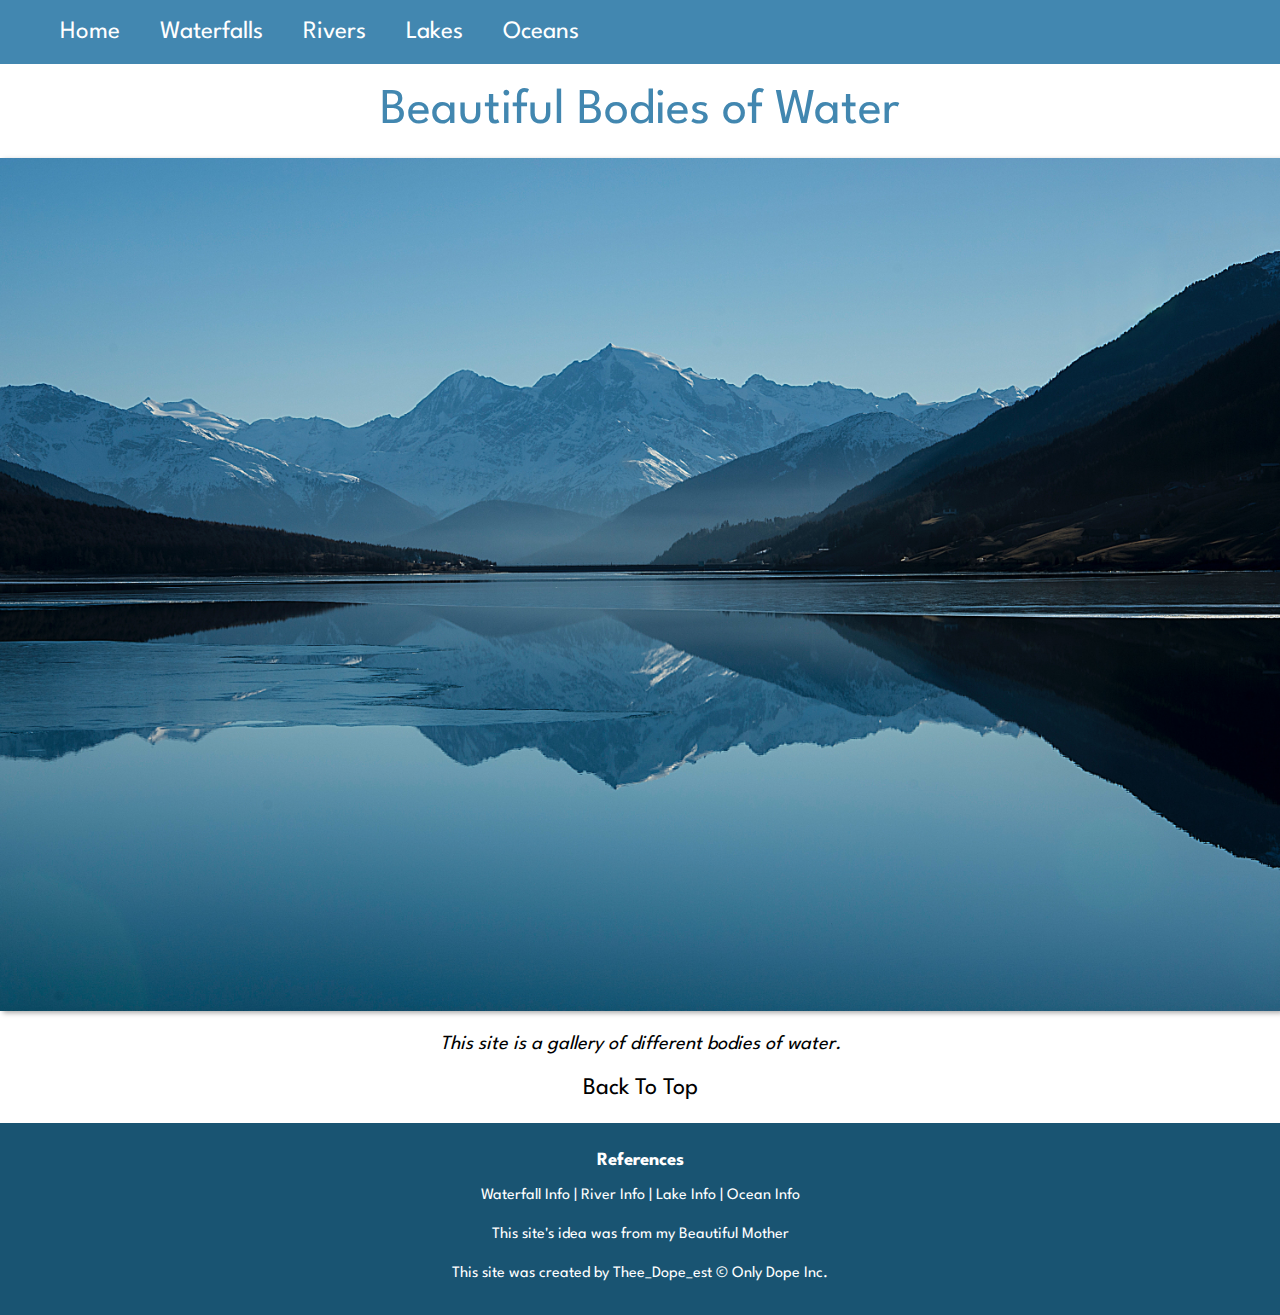
<file: index.html>
<!DOCTYPE html>
<html lang="en">
<head>
    <meta charset="UTF-8">
    <meta http-equiv="X-UA-Compatible" content="IE=edge">
    <meta name="viewport" content="width=device-width, initial-scale=1.0">
    <link rel="preconnect" href="https://fonts.gstatic.com">
    <link href="https://fonts.googleapis.com/css2?family=Dancing+Script&family=Spartan:wght@200&display=swap" rel="stylesheet">
    <title>Beautiful Bodies of Water</title>
    <link rel="stylesheet" href="water.css">
    <link rel="icon" href="images/BBoWater.png">
</head>
<body>
    <!-- Header Elements -->
    <header class="index">
        <nav>
            <ul>
                <li class="link"><a href="index.html">Home</a></li>
                <li class="link"><a href="waterfalls.html">Waterfalls</a></li>
                <li class="link"><a href="rivers.html">Rivers</a> </li>
                <li class="link"><a href="lakes.html">Lakes</a></li>
                <li class="link"><a href="oceans.html">Oceans</a></li>
            </ul>
        </nav>
    </header>
    <!-- Main Elements -->
    <main class="index">
        <section>
            <p class="quote">Beautiful Bodies of Water</p>
        </section>
        <img class="main" src="images/pexels-bri-schneiter-346529.jpg" alt="A Picture of Water">
        <p class="desc">This site is a gallery of different bodies of water.</p>
        <p class="btt"><a class="btt" href="#">Back To Top</a></p>
    </main>
    <footer class="index">
        <h3>References</h3>
        <a class="fl" target="_blank" href="https://www.nationalgeographic.org/encyclopedia/waterfall/">Waterfall Info</a> |
        <a class="fl" target="_blank" href="https://www.nationalgeographic.org/encyclopedia/river/">River Info</a> |
        <a class="fl" target="_blank" href="https://www.nationalgeographic.org/encyclopedia/lake/">Lake Info</a> |
        <a class="fl" target="_blank" href="https://www.nationalgeographic.org/encyclopedia/ocean/">Ocean Info</a>
        <p class="footer">This site's idea was from my Beautiful Mother</p>
        <p class="footer">This site was created by Thee_Dope_est &copy; Only Dope Inc.</p>
    </footer>
</body>
</html>
</file>
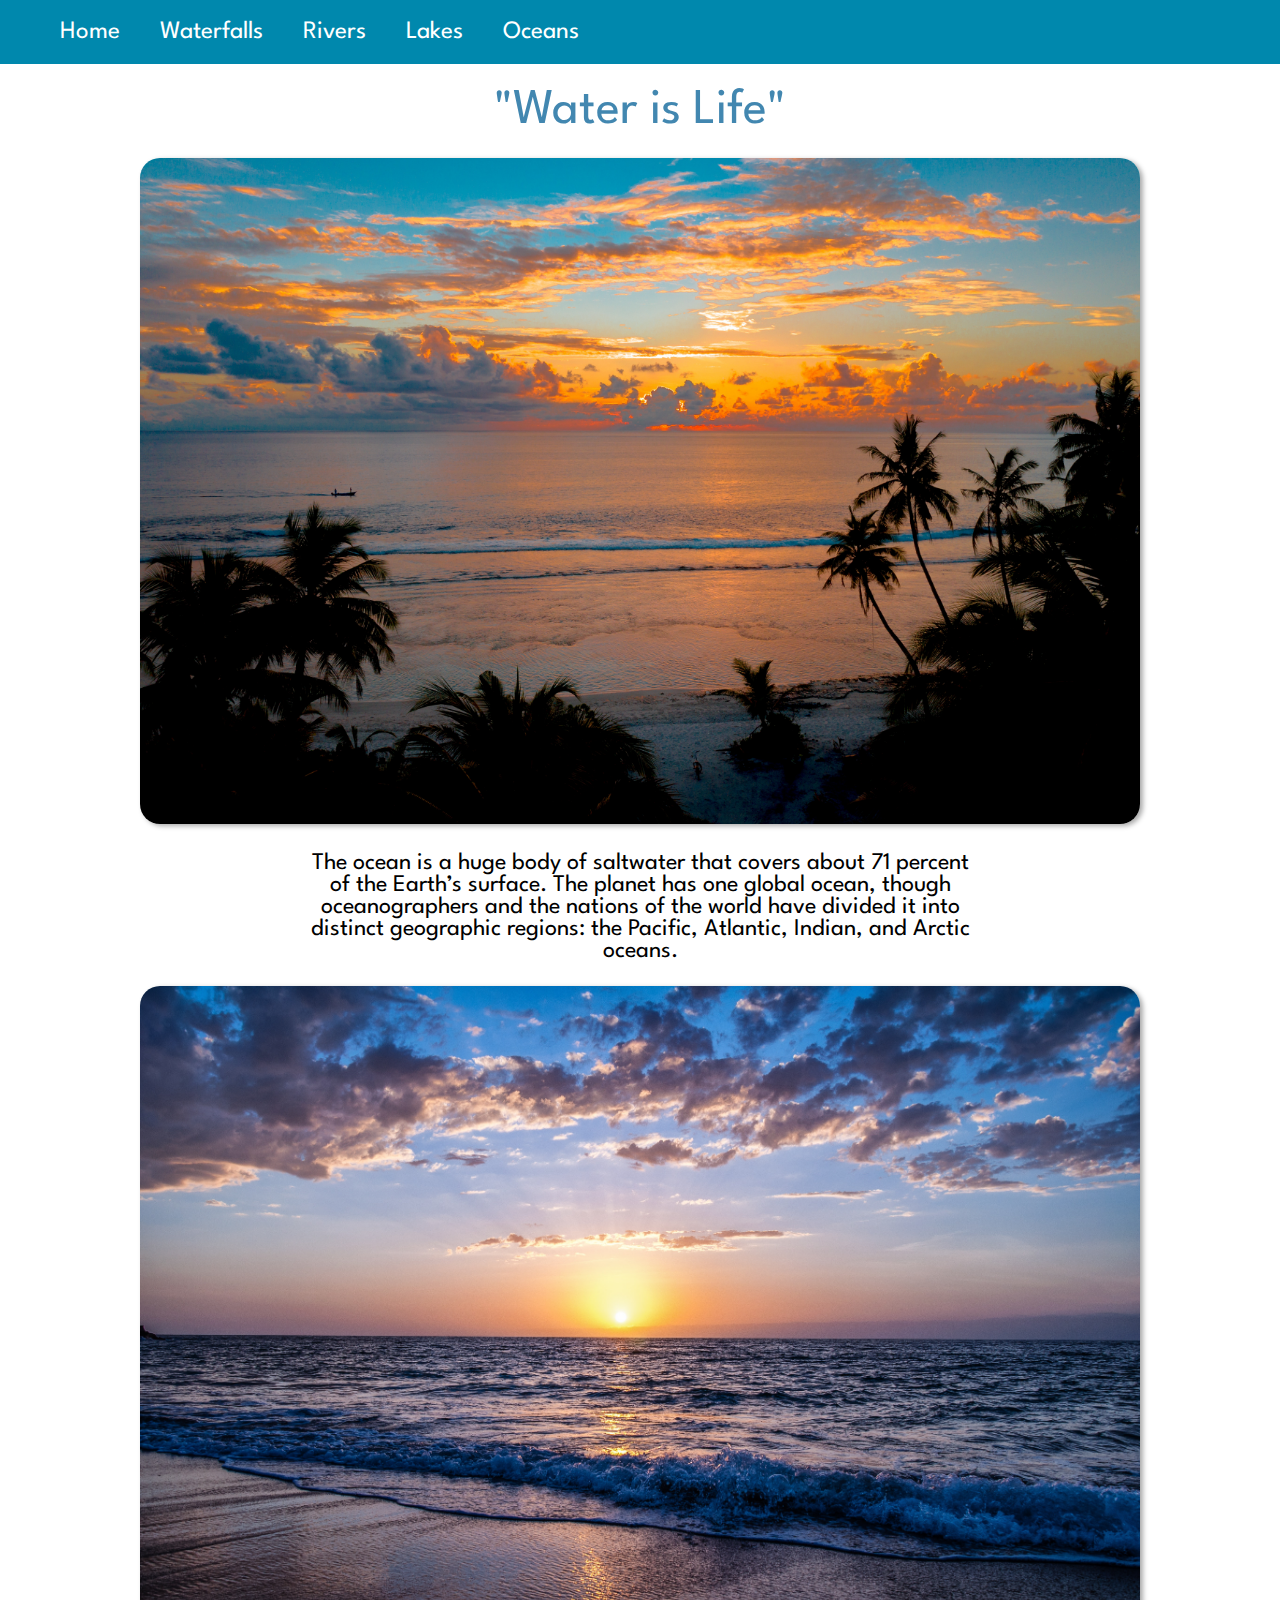
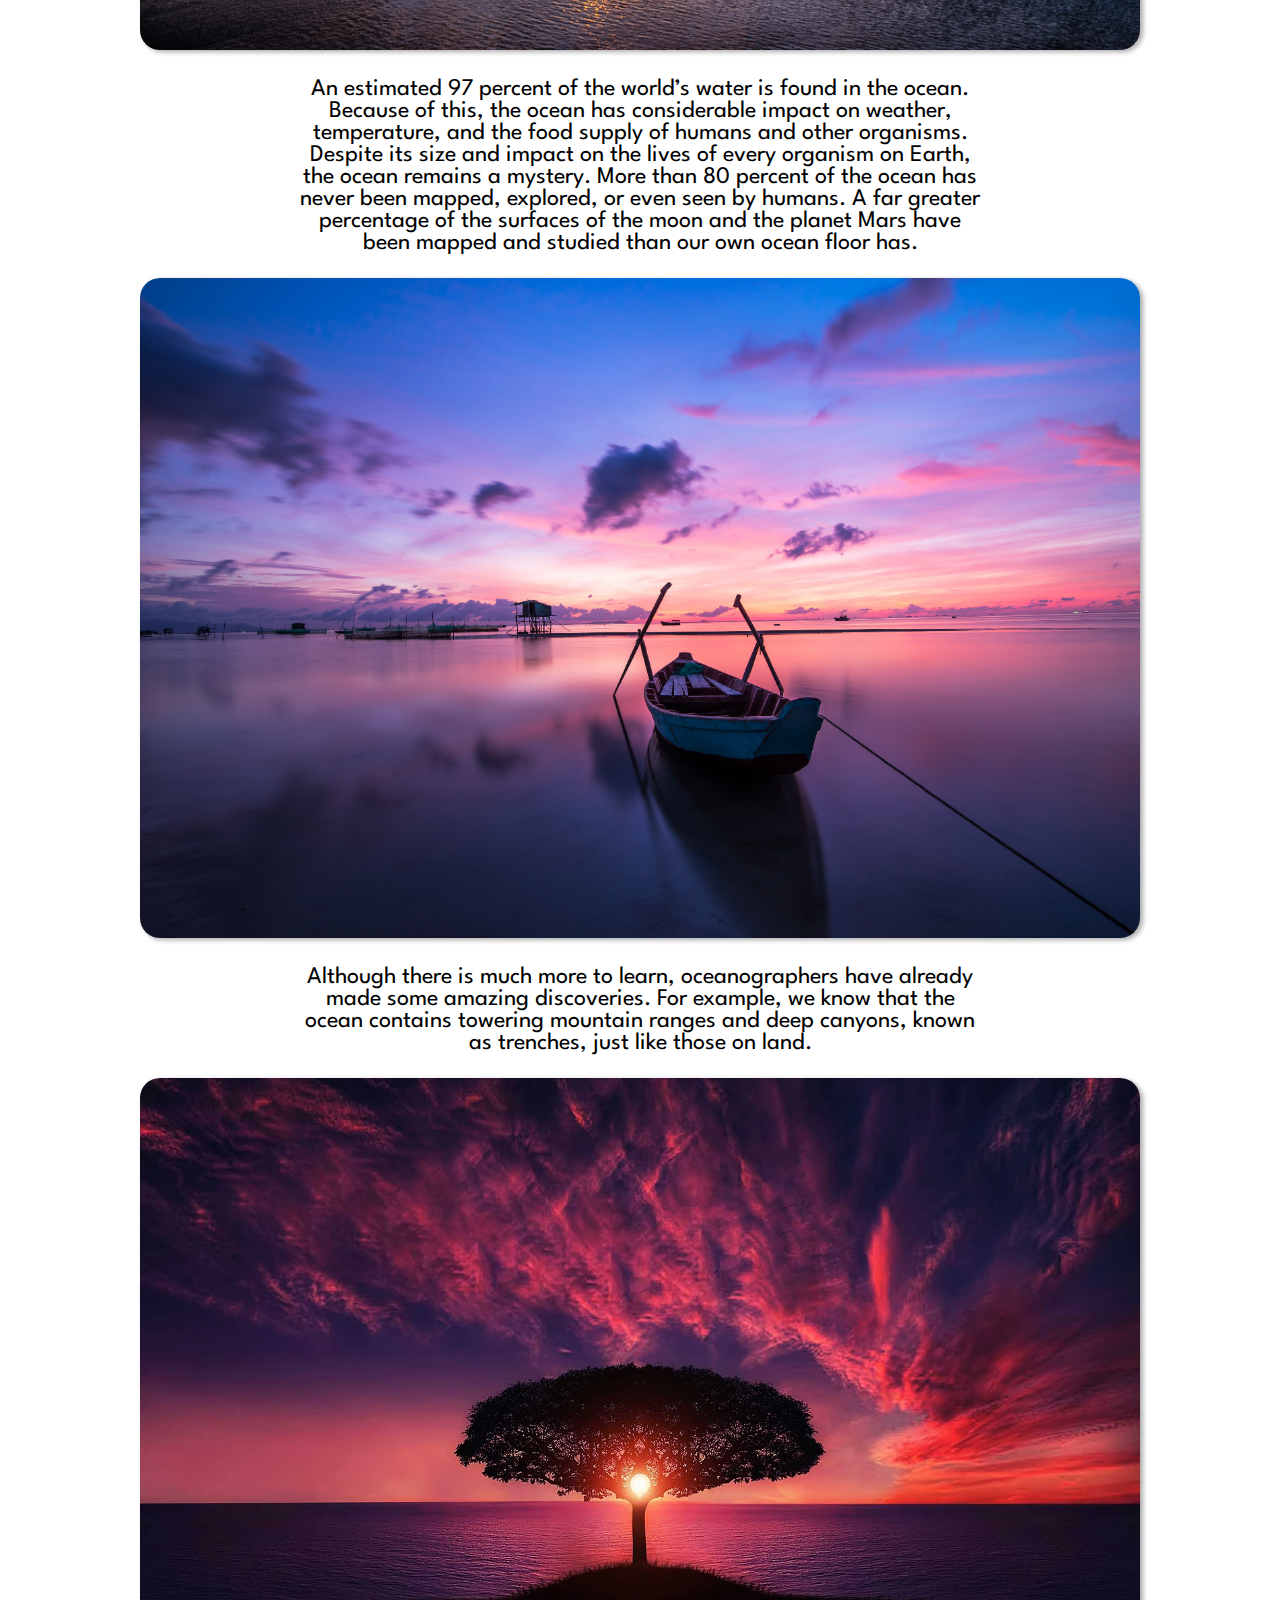
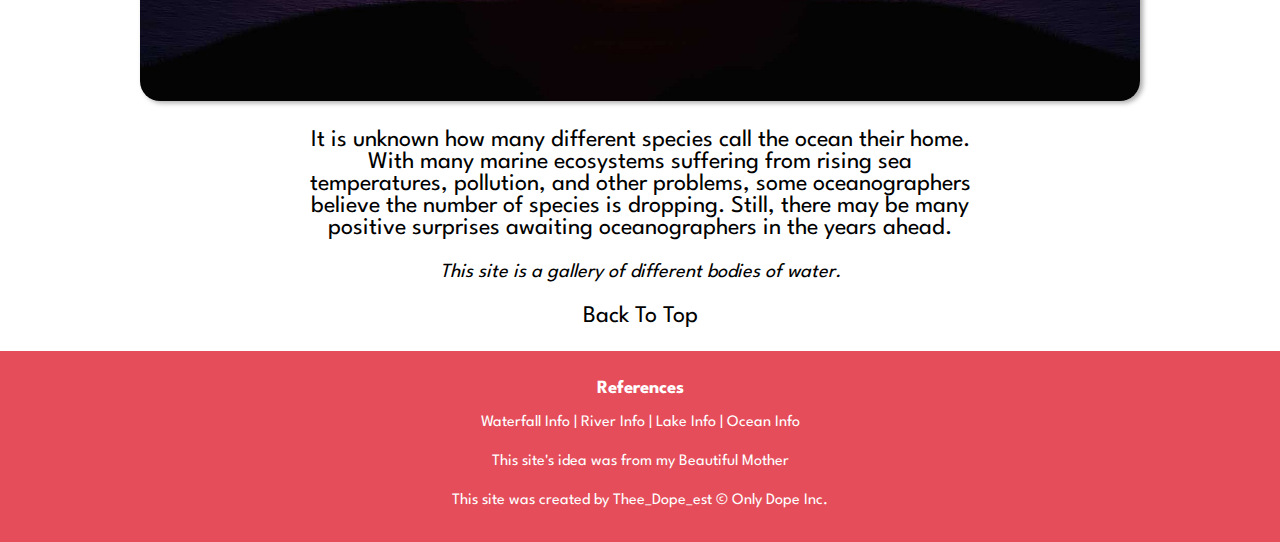
<file: oceans.html>
<!DOCTYPE html>
<html lang="en">
<head>
    <meta charset="UTF-8">
    <meta http-equiv="X-UA-Compatible" content="IE=edge">
    <meta name="viewport" content="width=device-width, initial-scale=1.0">
    <link rel="preconnect" href="https://fonts.gstatic.com">
    <link href="https://fonts.googleapis.com/css2?family=Dancing+Script&family=Spartan:wght@200&display=swap" rel="stylesheet">
    <title>Beautiful Bodies of Water</title>
    <link rel="stylesheet" href="water.css">
    <link rel="icon" href="images/BBoWater.png">
</head>
<body>
    <!-- Header Elements -->
    <header class="oceans">
        <nav>
            <ul>
                <li class="link"><a href="index.html">Home</a></li>
                <li class="link"><a href="waterfalls.html">Waterfalls</a></li>
                <li class="link"><a href="rivers.html">Rivers</a> </li>
                <li class="link"><a href="lakes.html">Lakes</a></li>
                <li class="link"><a href="oceans.html">Oceans</a></li>
            </ul>
        </nav>
    </header>
    <!-- Main Elements -->
    <main class="index">
        <p class="quote">"Water is Life"</p>
        <img src="images/oceans/pexels-asad-photo-maldives-3601453.jpg" alt="A Beautiful Picture of an Ocean">
        <p>The ocean is a huge body of saltwater that covers about 71 percent of the Earth’s surface. The planet has one global ocean, though oceanographers and the nations of the world have divided it into distinct geographic regions: the Pacific, Atlantic, Indian, and Arctic oceans.</p>
        <img src="images/oceans/pexels-bella-white-635279.jpg" alt="A Beautiful second Picture of an Ocean">
        <p>An estimated 97 percent of the world’s water is found in the ocean. Because of this, the ocean has considerable impact on weather, temperature, and the food supply of humans and other organisms. Despite its size and impact on the lives of every organism on Earth, the ocean remains a mystery. More than 80 percent of the ocean has never been mapped, explored, or even seen by humans. A far greater percentage of the surfaces of the moon and the planet Mars have been mapped and studied than our own ocean floor has.</p>
        <img src="images/oceans/pexels-pixabay-33545.jpg" alt="A Beautiful third Picture of an Ocean">
        <p>Although there is much more to learn, oceanographers have already made some amazing discoveries. For example, we know that the ocean contains towering mountain ranges and deep canyons, known as trenches, just like those on land.</p>
        <img src="images/oceans/pexels-pixabay-36717.jpg" alt="A Beautiful fourth Picture of an Ocean">
        <p>It is unknown how many different species call the ocean their home. With many marine ecosystems suffering from rising sea temperatures, pollution, and other problems, some oceanographers believe the number of species is dropping. Still, there may be many positive surprises awaiting oceanographers in the years ahead.</p>

        <p class="desc">This site is a gallery of different bodies of water.</p>
        <p class="btt"><a class="btt" href="#">Back To Top</a></p>
    </main>
    <footer class="oceans">
        <h3>References</h3>
        <a class="fl" target="_blank" href="https://www.nationalgeographic.org/encyclopedia/waterfall/">Waterfall Info</a> |
        <a class="fl" target="_blank" href="https://www.nationalgeographic.org/encyclopedia/river/">River Info</a> |
        <a class="fl" target="_blank" href="https://www.nationalgeographic.org/encyclopedia/lake/">Lake Info</a> |
        <a class="fl" target="_blank" href="https://www.nationalgeographic.org/encyclopedia/ocean/">Ocean Info</a>
        <p class="footer">This site's idea was from my Beautiful Mother</p>
        <p class="footer">This site was created by Thee_Dope_est &copy; Only Dope Inc.</p>
    </footer>
</body>
</html>
</file>
<file: water.css>
header {
    padding: 0px;
    margin: 0px;
}
header.index {
    background: #4287b0;
}
header.waterfalls {
    background: #4287b0;
}
header.rivers {
    background: #0075cd;
}
header.lakes {
    background: #0b598a;
}
header.oceans {
    background: #0088ad;
}

body {
    font-family: 'Spartan', sans-serif;
    text-align: center;
    padding: 0px;
    margin: 0px;
}

li {
    display: table-cell;
    overflow-wrap: break-word;
    margin: 10px;
    padding: 20px;
    font-size: 25px;
}

ul {
    margin: 0px;
}

a {
    color: white;
    text-decoration: none;
}

a:hover {
    background: white;
    color: #4287b0;
    padding: 20px;
}

a.fl:hover {
    background: white;
    border-radius: 5px;
    padding: 5px;
}

a.btt {
    color: black;
    padding: 10px;
}

a.fl {
    display: inline-block;
}

.btt:hover {
    color: #4287b0;
    font-weight: 700;
}

.footer {
    font-size: 16px;
}

img.main {
    object-fit: scale-down;
    display: block;
    object-fit: cover;
    text-align: center;
    padding: 0px;
    min-width: 300px;
    max-width: 100%;
    max-height: 100%;
    border-radius: 0px;
}

img {
    object-fit: scale-down;
    text-align: center;
    min-width: 300px;
    max-width: 1000px;
    max-height: 1000px;
    border-radius: 20px;
    box-shadow: 3px 2px 5px #AAAAAA;
}

p {
    font-size: 24px;
    margin: 24px 300px;
}

p.quote {
    text-align: center;
    text-decoration: wavy;
    font-size: 50px;
    color: #4287b0;
}

p.desc {
    font-size: 20px;
    font-style: italic;
}

main {
    border-bottom-left-radius: 10px;
    border-top-right-radius: 10px;
}

footer {
    background: #4287b0;
    color: white;
    margin: 10px 0 0;
    padding: 10px;
}

footer.index {
    background: #195472;
}
footer.waterfalls {
    background: #080e0a;
}
footer.rivers {
    background: #0075cd;
}
footer.lakes {
    background: #0b598a;
}
footer.oceans {
    background: #e54d5a;
}

/* Responsive Design*/

/*iPad Support*/
@media screen and (max-width: 1024px) {
    p {
        margin: 20px 100px;
    }
    img {
        max-width: 80%;
        max-height: 80%;
    }
}
/*Standard Chrome Support*/
@media screen and (max-width: 768px) {
    p {
        margin: 20px;
    }
    img {
        max-width: 80%;
        max-height: 80%;
    }
}

@media screen and (max-width: 710px) {
    img {
        max-width: 80%;
        max-height: 80%;
    }
    a {
        font-size: 24px;
    }
    ul {
        padding: 0px 0px 0px 20px;
    }
}

@media screen and (max-width: 674px) {
    img {
        max-width: 80%;
        max-height: 80%;
    }
    a {
        font-size: 20px;
    }
    ul {
        display: block;
        padding: 0px;
    }
}


@media screen and (max-width: 425px) {
    header {
        font-size: 10px;
    }
    li {
        padding: 0px;
    }
    a {
        padding: 0px;
    }
    img {
        max-width: 100%;
        max-height: 100%;
        padding: 0px;
    }
    p.quote {
        font-size: 10px;
    }

}
</file>
